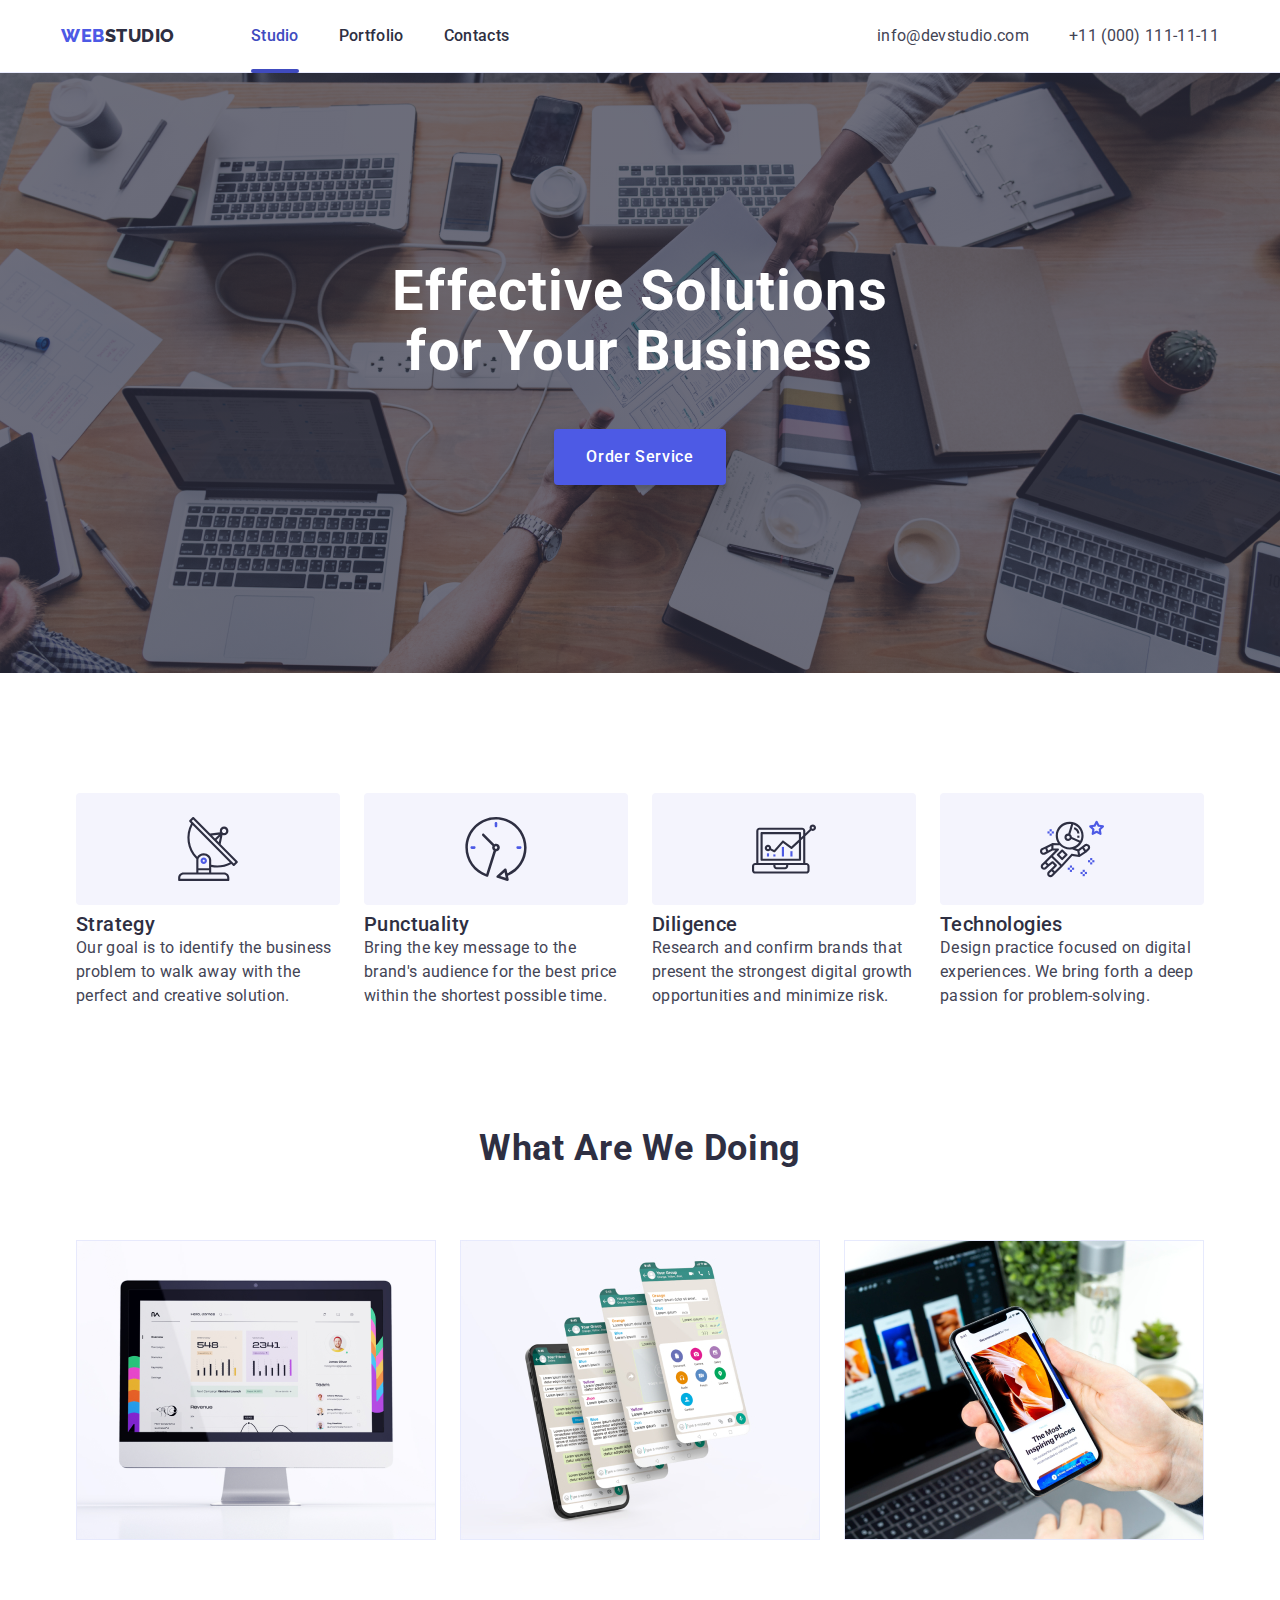
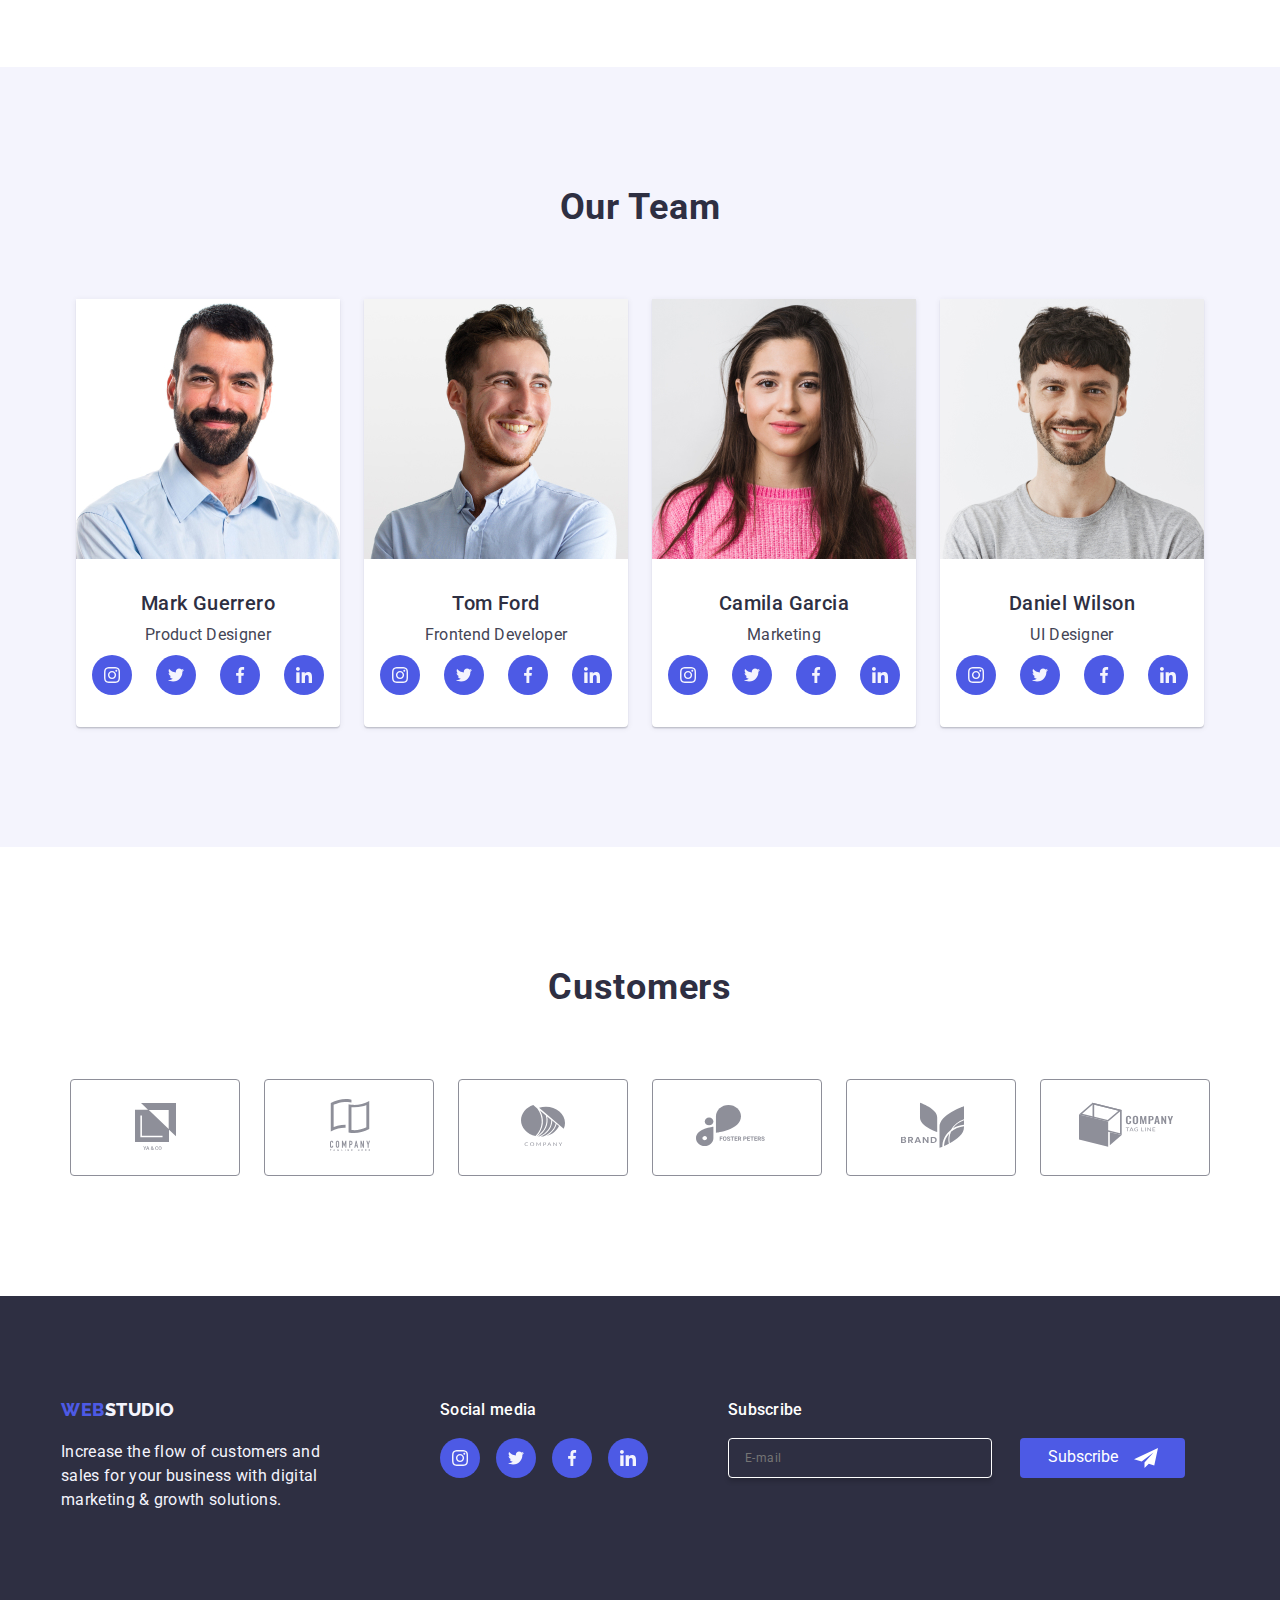
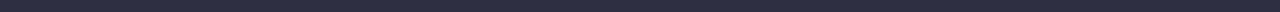
<file: index.html>
<!DOCTYPE html>
<html lang="en">

<head>
    <meta charset="UTF-8">
    <meta name="description" content="Provides digital and marketing growth solutions.">
    <title>Mateo, Ruby L. HW-06</title>
    <link rel="stylesheet" href="./css/modern-normalize.css" />
    <link rel="stylesheet" href="./css/style.css" />

    <link rel="preconnect" href="https://fonts.googleapis.com">
    <link rel="preconnect" href="https://fonts.gstatic.com" crossorigin>
    <link
        href="https://fonts.googleapis.com/css2?family=Raleway:wght@800&family=Roboto:wght@400;500;700;900&display=swap"
        rel="stylesheet">
</head>
<body>
    <!-- Header Section -->
    <header class="header">
        <div class="container main-header-container">
            <nav class="nav">
                <!-- Logo -->
                <a href="/goit-markup-hw-06/" class="header-logo link">
                    <span class="logo-web">Web</span><span class="logo-studio link">Studio</span>
                </a>
                <ul class="nav-list list">
                    <!-- navigation -->
                    <li class="nav-list-item">
                        <a class="nav-list-item-link-active link" href="/goit-markup-hw-06/">Studio</a>
                    </li>
                    <li class="nav-list-item">
                        <a class="nav-list-item-link link" href="portfolio.html">Portfolio</a>
                    </li>
                    <li class="nav-list-item">
                        <a class="nav-list-item-link link" href="/goit-markup-hw-06/">Contacts</a>
                    </li>
                </ul>
            </nav>
            <!-- contact details -->
            <address class="address">
                <ul class="address-list list">
                    <li><a class="address-list-item link" href="mailto:info@devstudio.com">info@devstudio.com</a></li>
                    <li><a class="address-list-item link" href="tel:+11(000)111-11-11">+11 (000) 111-11-11</a></li>
                </ul>
            </address>
        </div>
    </header>
    <!-- Main Section -->
    <main class="main">
        <!-- Scrolls -->
        <section class="section-hero">
            <div class="container section-hero-main">
                <h1 class="hero-text">Effective Solutions<br>
                    for Your Business</h1>
                <button type="button" data-modal-open class="button main-button">
                    Order Service
                </button>
            </div>
        </section>
        <!-- Section1 -->
        <section class="section features">
            <div class="container section-container">
                <h2 hidden>Features</h2>
                <ul class="features-list list">
                    <li class="features-list-item">
                        <svg class="features-icon">
                            <use href="./images/sprite/features.svg#antenna"></use>
                        </svg>
                        <h3 class="features-items-title">Strategy</h3>
                        <p class="features-paragraph">Our goal is to identify the business<br>
                            problem to walk away with the<br>
                            perfect and creative solution.
                        </p>
                    </li>
                    <li class="features-list-item">
                        <svg class="features-icon">
                            <use href="./images/sprite/features.svg#clock"></use>
                        </svg>
                        <h3 class="features-items-title">Punctuality</h3>
                        <p class="features-paragraph">Bring the key message to the<br>
                            brand's audience for the best price<br>
                            within the shortest possible time.
                        </p>
                    </li>
                    <li class="features-list-item">
                        <svg class="features-icon">
                            <use href="./images/sprite/features.svg#diagram"></use>
                        </svg>
                        <h3 class="features-items-title">Diligence</h3>
                        <p class="features-paragraph">Research and confirm brands that<br>
                            present the strongest digital growth<br>
                            opportunities and minimize risk.
                        </p>
                    </li>
                    <li class="features-list-item">
                        <svg class="features-icon">
                            <use href="./images/sprite/features.svg#astronaut"></use>
                        </svg>
                        <h3 class="features-items-title">Technologies</h3>
                        <p class="features-paragraph">Design practice focused on digital<br>
                            experiences. We bring forth a deep<br>
                            passion for problem-solving.
                        </p>
                    </li>
                </ul>
            </div>
        </section>
        <!-- Section2 -->
        <section class="section-services">
            <div class="container section-no-top-padding">
                <h2 class="services-header section-title">What are we doing</h2>
                <ul class="services-list list">
                    <li class="services-list-items"><img src="./images/pcdashboard.png"
                            alt="picture of a computer showing dashboard" width="360"></li>
                    <li class="services-list-items"><img src="./images/mobile_screens.jpg"
                            alt="picture of mobile screens" width="360"></li>
                    <li class="services-list-items"><img src="./images/holding_phone.jpg"
                            alt="picture of a hand holding a cellphone" width="360"></li>
                </ul>
            </div>
        </section>

        <!-- Section3 -->
        <section class="section team">
            <div class="container section-container">
                <h2 class="team-header section-title">Our Team</h2>
                <ul class="team-list list">
                    <li class="team-list-items">
                        <img src="./images/mguerrero.jpg" alt="picture of Mark Guerrero" width="264"
                            class="team-item-image">
                        <div class="team-details">
                            <h3 class="team-name">Mark Guerrero</h3>
                            <p class="team-role">Product Designer</p>
                            <ul class="socmed-links list">
                                <li class="socmed-link-items">
                                    <a class="socmed-link link" href="/goit-markup-hw-06/">
                                        <svg class="socmed-icon" width="16" height="16">
                                            <use href="./images/sprite/icons.svg#instagram"></use>
                                        </svg>
                                    </a>
                                </li>
                                <li class="socmed-link-items">
                                    <a class="socmed-link link" href="/goit-markup-hw-06/">
                                        <svg class="socmed-icon" width="16" height="16">
                                            <use href="./images/sprite/icons.svg#twitter"></use>
                                        </svg>
                                    </a>
                                </li>
                                <li class="socmed-link-items">
                                    <a class="socmed-link link" href="/goit-markup-hw-06/">
                                        <svg class="socmed-icon" width="16" height="16">
                                            <use href="./images/sprite/icons.svg#facebook"></use>
                                        </svg>
                                    </a>
                                </li>
                                <li class="socmed-link-items">
                                    <a class="socmed-link link" href="/goit-markup-hw-06/">
                                        <svg class="socmed-icon" width="16" height="16">
                                            <use href="./images/sprite/icons.svg#linkedin"></use>
                                        </svg>
                                    </a>
                                </li>
                            </ul>
                        </div>
                    </li>
                    <li class="team-list-items">
                        <img src="./images/tford.jpg" alt="picture of Tom Ford" width="264" class="team-item-image">
                        <div class="team-details">
                            <h3 class="team-name">Tom Ford</h3>
                            <p class="team-role">Frontend Developer</p>
                            <ul class="socmed-links list">
                                <li class="socmed-link-items">
                                    <a class="socmed-link link" href="/goit-markup-hw-06/">
                                        <svg class="socmed-icon" width="16" height="16">
                                            <use href="./images/sprite/icons.svg#instagram"></use>
                                        </svg>
                                    </a>
                                </li>
                                <li class="socmed-link-items">
                                    <a class="socmed-link link" href="/goit-markup-hw-06/">
                                        <svg class="socmed-icon" width="16" height="16">
                                            <use href="./images/sprite/icons.svg#twitter"></use>
                                        </svg>
                                    </a>
                                </li>
                                <li class="socmed-link-items">
                                    <a class="socmed-link link" href="/goit-markup-hw-06/">
                                        <svg class="socmed-icon" width="16" height="16">
                                            <use href="./images/sprite/icons.svg#facebook"></use>
                                        </svg>
                                    </a>
                                </li>
                                <li class="socmed-link-items">
                                    <a class="socmed-link link" href="/goit-markup-hw-06/">
                                        <svg class="socmed-icon" width="16" height="16">
                                            <use href="./images/sprite/icons.svg#linkedin"></use>
                                        </svg>
                                    </a>
                                </li>
                            </ul>
                        </div>
                    </li>
                    <li class="team-list-items">
                        <img src="./images/cgarcia.jpg" alt="picture of Camila Garcia" width="264"
                            class="team-item-image">
                        <div class="team-details">
                            <h3 class="team-name">Camila Garcia</h3>
                            <p class="team-role">Marketing</p>
                            <ul class="socmed-links list">
                                <li class="socmed-link-items">
                                    <a class="socmed-link link" href="/goit-markup-hw-06/">
                                        <svg class="socmed-icon" width="16" height="16">
                                            <use href="./images/sprite/icons.svg#instagram"></use>
                                        </svg>
                                    </a>
                                </li>
                                <li class="socmed-link-items">
                                    <a class="socmed-link link" href="/goit-markup-hw-06/">
                                        <svg class="socmed-icon" width="16" height="16">
                                            <use href="./images/sprite/icons.svg#twitter"></use>
                                        </svg>
                                    </a>
                                </li>
                                <li class="socmed-link-items">
                                    <a class="socmed-link link" href="/goit-markup-hw-06/">
                                        <svg class="socmed-icon" width="16" height="16">
                                            <use href="./images/sprite/icons.svg#facebook"></use>
                                        </svg>
                                    </a>
                                </li>
                                <li class="socmed-link-items">
                                    <a class="socmed-link link" href="/goit-markup-hw-06/">
                                        <svg class="socmed-icon" width="16" height="16">
                                            <use href="./images/sprite/icons.svg#linkedin"></use>
                                        </svg>
                                    </a>
                                </li>
                            </ul>
                        </div>
                    </li>
                    <li class="team-list-items">
                        <img src="./images/dwilson.jpg" alt="picture of Daniel Wilson" width="264"
                            class="team-item-image">
                        <div class="team-details">
                            <h3 class="team-name">Daniel Wilson</h3>
                            <p class="team-role">UI Designer</p>
                            <ul class="socmed-links list">
                                <li class="socmed-link-items">
                                    <a class="socmed-link link" href="/goit-markup-hw-06/">
                                        <svg class="socmed-icon" width="16" height="16">
                                            <use href="./images/sprite/icons.svg#instagram"></use>
                                        </svg>
                                    </a>
                                </li>
                                <li class="socmed-link-items">
                                    <a class="socmed-link link" href="/goit-markup-hw-06/">
                                        <svg class="socmed-icon" width="16" height="16">
                                            <use href="./images/sprite/icons.svg#twitter"></use>
                                        </svg>
                                    </a>
                                </li>
                                <li class="socmed-link-items">
                                    <a class="socmed-link link" href="/goit-markup-hw-06/">
                                        <svg class="socmed-icon" width="16" height="16">
                                            <use href="./images/sprite/icons.svg#facebook"></use>
                                        </svg>
                                    </a>
                                </li>
                                <li class="socmed-link-items">
                                    <a class="socmed-link link" href="/goit-markup-hw-06/">
                                        <svg class="socmed-icon" width="16" height="16">
                                            <use href="./images/sprite/icons.svg#linkedin"></use>
                                        </svg>
                                    </a>
                                </li>
                            </ul>
                        </div>
                    </li>
                </ul>
            </div>
        </section>
        <section class="section customers">
            <div class="container section-customers">
                <h2 class="customer-icons section-title">customers</h2>
                <ul class="customer-list list">
                    <li class="customer-list-items">
                        <a class="icon-clients-link" href="">
                            <svg class="customer-icon">
                                <use href="./images/sprite/icons.svg#logo1"></use>
                            </svg>
                        </a>
                    </li>
                    <li class="customer-list-items">
                        <a class="icon-clients-link" href="">
                            <svg class="customer-icon">
                                <use href="./images/sprite/icons.svg#logo2"></use>
                            </svg>
                        </a>
                    </li>
                    <li class="customer-list-items">
                        <a class="icon-clients-link" href="">
                            <svg class="customer-icon">
                                <use href="./images/sprite/icons.svg#logo3"></use>
                            </svg>
                        </a>
                    </li>
                    <li class="customer-list-items">
                        <a class="icon-clients-link" href="">
                            <svg class="customer-icon">
                                <use href="./images/sprite/icons.svg#logo4"></use>
                            </svg>
                        </a>
                    </li>
                    <li class="customer-list-items">
                        <a class="icon-clients-link" href="">
                            <svg class="customer-icon">
                                <use href="./images/sprite/icons.svg#logo5"></use>
                            </svg>
                        </a>
                    </li>
                    <li class="customer-list-items">
                        <a class="icon-clients-link" href="">
                            <svg class="customer-icon">
                                <use href="./images/sprite/icons.svg#logo6"></use>
                            </svg>
                        </a>
                    </li>
                </ul>
            </div>
        </section>
    </main>
    <!-- Footer Section -->
    <footer class="footer">
        <section>
            <div class="container paragraph-container">
                <!-- Logo -->
                <div class="logo-container">
                    <a class="footer-logo link" href="/goit-markup-hw-06/">
                        <span class="footer-logo-web">web</span><span class="footer-logo-studio">studio</span></a>
                    <p class="footer-paragraph">Increase the flow of customers and<br>
                        sales for your business with digital<br>
                        marketing & growth solutions.
                    </p>
                </div>
                <div class="socmed-container">
                    <h4 class="footer-socmed-header">Social media</h4>
                    <ul class="footer-socmed-links list">
                        <li class="footer-socmed-link-items">
                            <a class="footer-socmed-link link" href="/goit-markup-hw-06/">
                                <svg class="socmed-icon" width="16" height="16">
                                    <use href="./images/sprite/icons.svg#instagram"></use>
                                </svg>
                            </a>
                        </li>
                        <li class="footer-socmed-link-items">
                            <a class="footer-socmed-link link" href="/goit-markup-hw-06/">
                                <svg class="socmed-icon" width="16" height="16">
                                    <use href="./images/sprite/icons.svg#twitter"></use>
                                </svg>
                            </a>
                        </li>
                        <li class="footer-socmed-link-items">
                            <a class="footer-socmed-link link" href="/goit-markup-hw-06/">
                                <svg class="socmed-icon" width="16" height="16">
                                    <use href="./images/sprite/icons.svg#facebook"></use>
                                </svg>
                            </a>
                        </li>
                        <li class="footer-socmed-link-items">
                            <a class="footer-socmed-link link" href="/goit-markup-hw-06/">
                                <svg class="socmed-icon" width="16" height="16">
                                    <use href="./images/sprite/icons.svg#linkedin"></use>
                                </svg>
                            </a>
                        </li>
                    </ul>
                </div> 
                <div class="subscription">
                    <h4 class="subscription-header">Subscribe</h4>
                    <form>
                        <label class="footer-form" for="footer-email">
                            <input class="footer-input" type="email" name="footer-email" placeholder="E-mail" required>
                        </label>
                        <button class="subscribe-button" type="submit">
                            Subscribe
                            <svg class="subscribe-icon" xmlns="http://www.w3.org/2000/svg" width="24" height="20" viewBox="0 0 24 20" fill="none">
                                <path
                                    d="M24 0L0 11.25L7.66994 13.6172L19.5 4.375L10.5017 14.4913L10.509 14.4936L10.5 14.4913V20L14.8013 15.8183L20.2501 17.5L24 0Z"
                                    fill="white" />
                            </svg>
                        </button>
                    </form>
                </div>   
            </div>
        </section>
    </footer>
    <div class="modal is-hidden" data-modal>
        <div class="modal-content">
            <button class="modal-close" data-modal-close>
                <svg class="modal-close-icon" width="24px" height="24px">
                    <use href="./images/sprite/modal-icons.svg#x-icon"></use>
                </svg>
            </button>
            <!-- Form -->
            <form class="modal-form">
                <h3 class="modal-header">Leave your contacts and we will call you back</h3>
                <label class="modal-contacts label" for="modal-name">
                    <span>Name</span>
                    <input class="form-input" type="text" name="modal-name" required>
                    <svg class="contacts-icon" width="18">
                        <use href="./images/sprite/modal-icons.svg#person-icon"></use>
                    </svg>
                </label>

                <label class="modal-contacts label" for="modal-phone">
                    <span>Phone</span>
                    <input class="form-input" type="tel" name="modal-phone" required>
                    <svg class="contacts-icon" width="18">
                        <use href="./images/sprite/contacts-icons.svg#phone"></use>
                    </svg>
                </label>

                <label class="modal-contacts label" for="modal-email">
                    <span>Email</span>
                    <input class="form-input" type="email" name="modal-email" required>
                    <svg class="contacts-icon" width="18">
                        <use href="./images/sprite/contacts-icons.svg#email"></use>
                    </svg>
                </label>

                <label class="modal-textarea label" for="modal-comment" >
                    <span>Comment</span>
                    <textarea name="modal-comment" rows="8" placeholder="Text input"></textarea>
                </label>

                <label for="terms" class="checkbox-label">
                    <input type="checkbox" width="16" id="terms" name="terms" class="checkbox-input visually-hidden" required/>
                    <svg class="checkbox-icon">
                        <use href="images/icons/check-icon.svg#check-icon"></use>
                    </svg>
                    <span class="terms-text">I accept the terms and conditions of the
                        <a class="terms-link" href="">Privacy Policy</a>
                    </span>
                </label>
                <button type="submit" class="send-button">Send</button>
            </form>
             
        </div>
    </div>
    <script src="./js/modal.js"></script> 
</body>
</html>
</file>
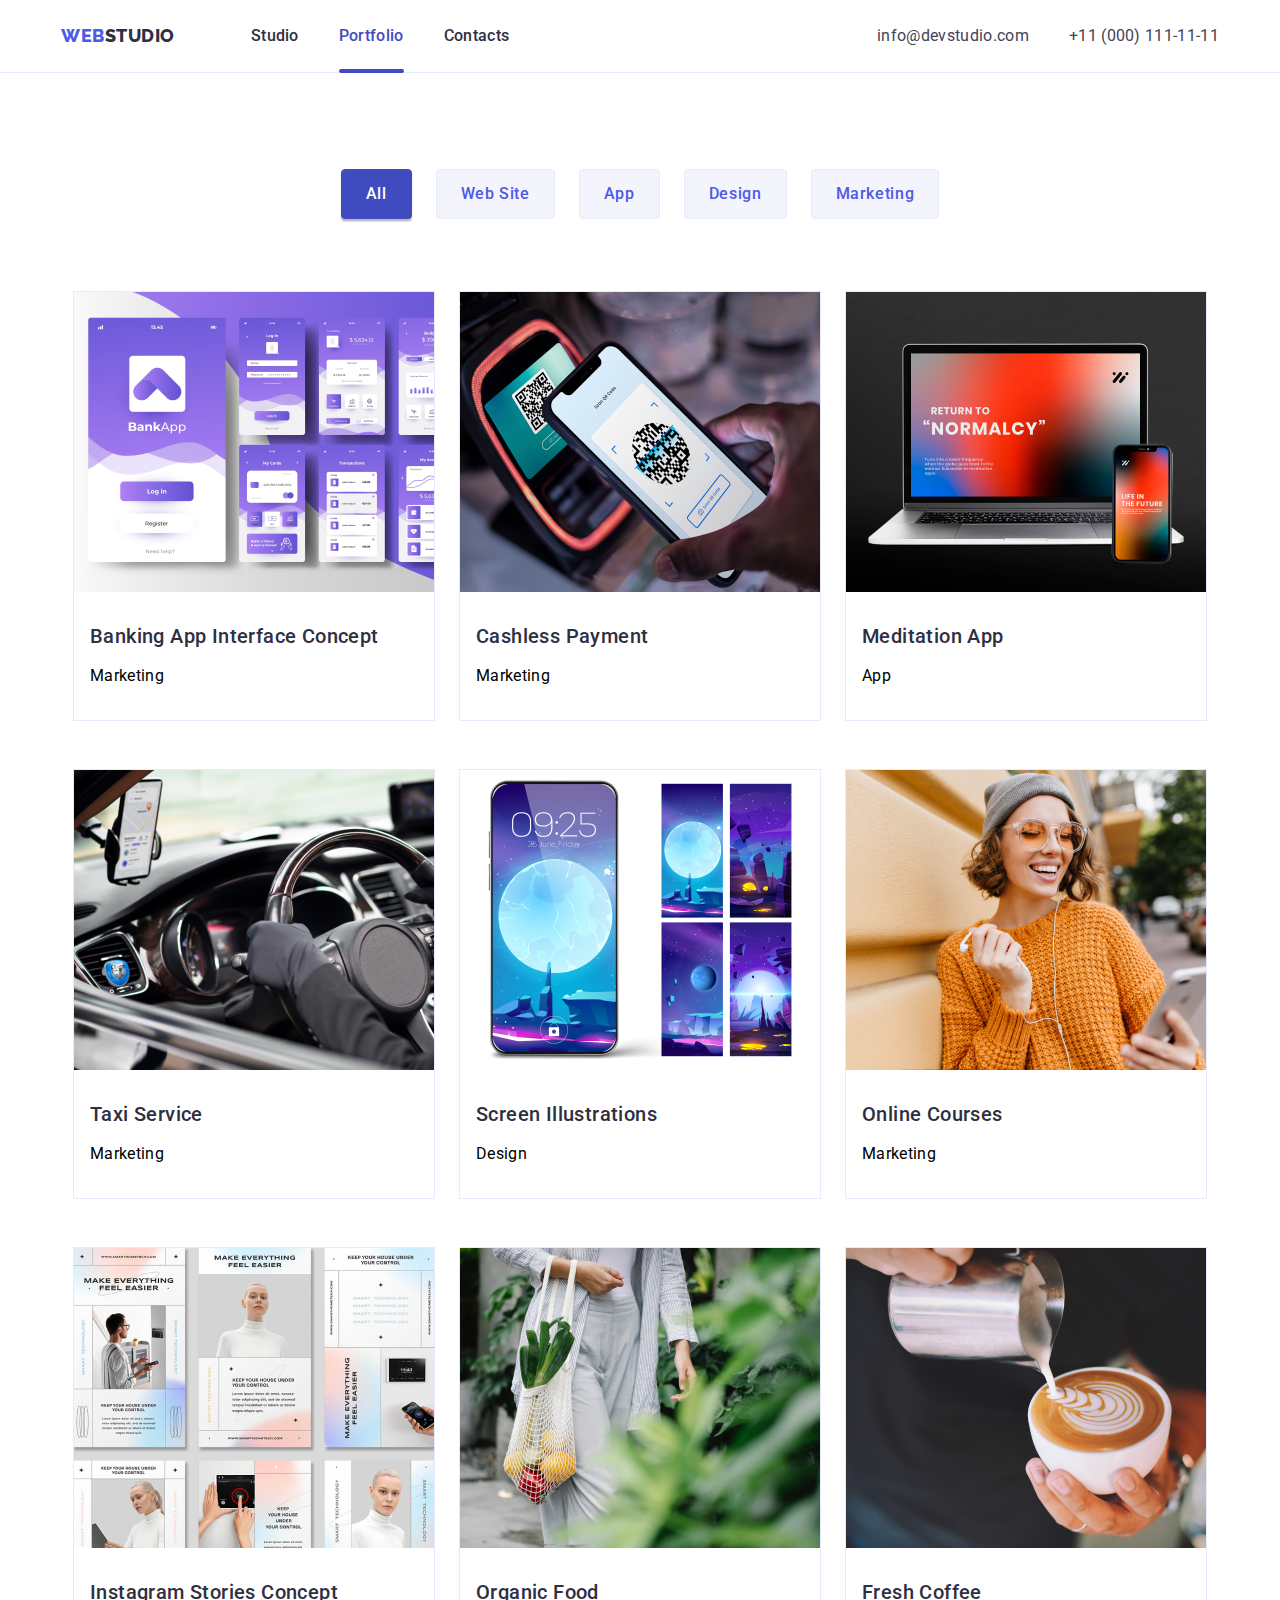
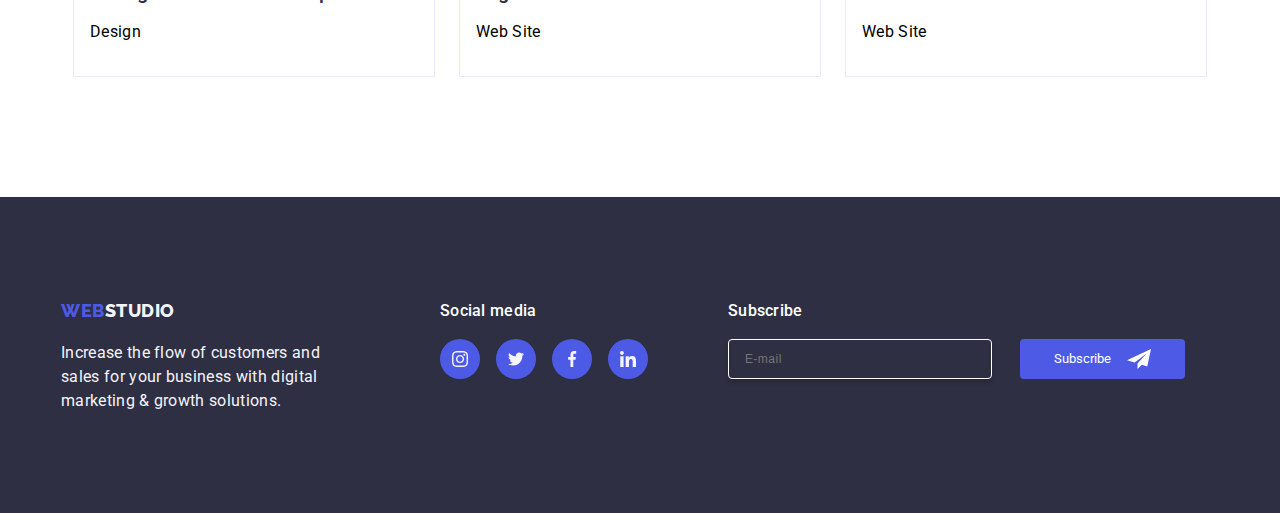
<file: portfolio.html>
<!DOCTYPE html>
<html lang="en">
<head>
    <meta charset="UTF-8">
    <meta name="description" content="Provides digital and marketing growth solutions.">
    <title>Mateo, Ruby L. HW-06</title>
    <link rel="stylesheet" href="./css/style.css" />

    <link rel="preconnect" href="https://fonts.googleapis.com">
    <link rel="preconnect" href="https://fonts.gstatic.com" crossorigin>
    <link href="https://fonts.googleapis.com/css2?family=Raleway:wght@800&family=Roboto:wght@400;500;700;900&display=swap"
        rel="stylesheet">
</head>
<body>
    <!-- Header Section -->
    <header class="header">
        <div class="container main-header-container">
            <nav class="nav">
                <!-- Logo -->
                <a href="/goit-markup-hw-06/" class="header-logo link">
                    <span class="logo-web">Web</span><span class="logo-studio">Studio</span>
                </a>
                <ul class="nav-list list">
                    <!-- navigation -->
                    <li class="nav-list-item">
                        <a class="nav-list-item-link link" href="/goit-markup-hw-06/">Studio</a>
                    </li>
                    <li class="nav-list-item">
                        <a class="nav-list-item-link-active link" href="portfolio.html">Portfolio</a>
                    </li>
                    <li class="nav-list-item">
                        <a class="nav-list-item-link link" href="/goit-markup-hw-06/">Contacts</a>
                    </li>
                </ul>
            </nav>
            <!-- contact details -->
            <address class="address">
                <ul class="address-list list">
                    <li><a class="address-list-item link" href="mailto:info@devstudio.com">info@devstudio.com</a></li>
                    <li><a class="address-list-item link" href="tel:+11(000)111-11-11">+11 (000) 111-11-11</a></li>
                </ul>
            </address>
        </div>
    </header>
    <!-- Main Section -->
    <main class="main-portfolio">
        
    <!-- filters -->
    <section class="section-filter">
        <div class="container filter-section">
            <h2 hidden>Features</h2>
            <ul class="filter-list list">
                <li class="filter-list-item">
                    <button class="filter-btn-active">
                            All
                    </button>
                </li>
                <li class="filter-list-item">
                    <button class="filter-btn">
                        Web Site
                    </button>
                </li>
                <li class="filter-list-item">
                    <button class="filter-btn">
                        App</button>
                </li>
                <li class="filter-list-item">
                    <button class="filter-btn">
                        Design
                    </button>
                </li>
                <li class="filter-list-item">
                    <button class="filter-btn">
                        Marketing
                    </button>
                </li>
            </ul>
        </div>
    </section>
    <section class="section-projects">
        <div class="container section-no-top-padding">
            <h2 hidden>Features</h2>
                    <ul class="projects-list list">
                        <li class="projects-list-item">
                            <figure class="projects-list-figure">
                                <img src="./images/bank_app.jpg" alt="photo of banking app" width="360">
                                <figcaption>
                                    14 Stylish and User-Friendly App Design Concepts · Task Manager App · Calorie Tracker App · Exotic Fruit Ecommerce App ·
                                    Cloud Storage App
                                    </figcaption>
                            </figure>
                            <div class="project-details">
                                <h3 class="projects-item-title">Banking App Interface Concept</h3>
                                <p class="projects-item-category">Marketing</p>
                            </div>
                        </li>
                        <li class="projects-list-item">
                            <figure class="projects-list-figure">
                                <img src="./images/cashless_payment.jpg" alt="photo of banking app" width="360">
                                <figcaption>
                                    14 Stylish and User-Friendly App Design Concepts · Task Manager App · Calorie Tracker App · Exotic Fruit
                                    Ecommerce App ·
                                    Cloud Storage App
                                </figcaption>
                            </figure>
                            <div class="project-details">
                                <h3 class="projects-item-title">Cashless Payment</h3>
                                <p class="projects-item-category">Marketing</p>
                            </div>
                        </li>
                        <li class="projects-list-item">
                            <figure class="projects-list-figure">
                                <img src="./images/meditation_app.jpg" alt="photo of banking app" width="360">
                                <figcaption>
                                    14 Stylish and User-Friendly App Design Concepts · Task Manager App · Calorie Tracker App · Exotic Fruit
                                    Ecommerce App ·
                                    Cloud Storage App
                                </figcaption>
                            </figure>
                            <div class="project-details">
                                <h3 class="projects-item-title">Meditation App</h3>
                                <p class="projects-item-category">App</p>
                            </div>
                        </li>
                        <li class="projects-list-item">
                            <figure class="projects-list-figure">
                                <img src="./images/taxi_service.jpg" alt="photo of banking app" width="360">
                                <figcaption>
                                    14 Stylish and User-Friendly App Design Concepts · Task Manager App · Calorie Tracker App · Exotic Fruit
                                    Ecommerce App ·
                                    Cloud Storage App
                                </figcaption>
                            </figure>
                            <div class="project-details">
                                <h3 class="projects-item-title">Taxi Service</h3>
                                <p class="projects-item-category">Marketing</p>
                            </div>
                        </li>
                        <li class="projects-list-item">
                            <figure class="projects-list-figure">
                                <img src="./images/screen_illustrations.jpg" alt="photo of banking app" width="360">
                                <figcaption>
                                    14 Stylish and User-Friendly App Design Concepts · Task Manager App · Calorie Tracker App · Exotic Fruit
                                    Ecommerce App ·
                                    Cloud Storage App
                                </figcaption>
                            </figure>
                            <div class="project-details">
                                <h3 class="projects-item-title">Screen Illustrations</h3>
                                <p class="projects-item-category">Design</p>
                            </div>
                        </li>
                        <li class="projects-list-item">
                            <figure class="projects-list-figure">
                                <img src="./images/online_courses.jpg" alt="photo of banking app" width="360">
                                <figcaption>
                                    14 Stylish and User-Friendly App Design Concepts · Task Manager App · Calorie Tracker App · Exotic Fruit
                                    Ecommerce App ·
                                    Cloud Storage App
                                </figcaption>
                            </figure>
                            <div class="project-details">
                                <h3 class="projects-item-title">Online Courses</h3>
                                <p class="projects-item-category">Marketing</p>
                            </div>
                        </li>
                        <li class="projects-list-item">
                            <figure class="projects-list-figure">
                                <img src="./images/instgram_stories.jpg" alt="photo of banking app" width="360">
                                <figcaption>
                                    14 Stylish and User-Friendly App Design Concepts · Task Manager App · Calorie Tracker App · Exotic Fruit
                                    Ecommerce App ·
                                    Cloud Storage App
                                </figcaption>
                            </figure>
                            <div class="project-details">
                                <h3 class="projects-item-title">Instagram Stories Concept</h3>
                                <p class="projects-item-category">Design</p>
                            </div>
                        </li>
                        <li class="projects-list-item">
                            <figure class="projects-list-figure">
                                <img src="./images/organic_food.jpg" alt="photo of banking app" width="360">
                                <figcaption>
                                    14 Stylish and User-Friendly App Design Concepts · Task Manager App · Calorie Tracker App · Exotic Fruit
                                    Ecommerce App ·
                                    Cloud Storage App
                                </figcaption>
                            </figure>
                            <div class="project-details">
                                <h3 class="projects-item-title">Organic Food</h3>
                                <p class="projects-item-category">Web Site</p>
                            </div>
                        </li>
                        <li class="projects-list-item">
                            <figure class="projects-list-figure">
                                <img src="./images/fresh_coffee.jpg" alt="photo of banking app" width="360">
                                <figcaption>
                                    14 Stylish and User-Friendly App Design Concepts · Task Manager App · Calorie Tracker App · Exotic Fruit
                                    Ecommerce App ·
                                    Cloud Storage App
                                </figcaption>
                            </figure>
                            <div class="project-details">
                                <h3 class="projects-item-title">Fresh Coffee</h3>
                                <p class="projects-item-category">Web Site</p>
                            </div>
                        </li>
                    </ul>
        </div>
    </section> 
    </main>
    <!-- Footer Section -->
    <footer class="footer">
        <section>
            <div class="container paragraph-container">
                <!-- Logo -->
                <div class="logo-container">
                    <a class="footer-logo link" href="/goit-markup-hw-06/">
                        <span class="footer-logo-web">web</span><span class="footer-logo-studio">studio</span></a>
                    <p class="footer-paragraph">Increase the flow of customers and<br>
                        sales for your business with digital<br>
                        marketing & growth solutions.
                    </p>
                </div>
                <div class="socmed-container">
                    <h4 class="footer-socmed-header">Social media</h4>
                    <ul class="footer-socmed-links list">
                        <li class="footer-socmed-link-items">
                            <a class="footer-socmed-link link" href="/goit-markup-hw-06/">
                                <svg class="socmed-icon" width="16" height="16">
                                    <use href="./images/sprite/icons.svg#instagram"></use>
                                </svg>
                            </a>
                        </li>
                        <li class="footer-socmed-link-items">
                            <a class="footer-socmed-link link" href="/goit-markup-hw-06/">
                                <svg class="socmed-icon" width="16" height="16">
                                    <use href="./images/sprite/icons.svg#twitter"></use>
                                </svg>
                            </a>
                        </li>
                        <li class="footer-socmed-link-items">
                            <a class="footer-socmed-link link" href="/goit-markup-hw-06/">
                                <svg class="socmed-icon" width="16" height="16">
                                    <use href="./images/sprite/icons.svg#facebook"></use>
                                </svg>
                            </a>
                        </li>
                        <li class="footer-socmed-link-items">
                            <a class="footer-socmed-link link" href="/goit-markup-hw-06/">
                                <svg class="socmed-icon" width="16" height="16">
                                    <use href="./images/sprite/icons.svg#linkedin"></use>
                                </svg>
                            </a>
                        </li>
                    </ul>
                </div>
                <div class="subscription">
                    <h4 class="subscription-header">Subscribe</h4>
                    <form>
                        <label class="footer-form" for="footer-email">
                            <input class="footer-input" type="email" name="footer-email" placeholder="E-mail">
                        </label>
                        <button class="subscribe-button" type="submit">
                            Subscribe
                            <svg class="subscribe-icon" xmlns="http://www.w3.org/2000/svg" width="24" height="20" viewBox="0 0 24 20"
                                fill="none">
                                <path
                                    d="M24 0L0 11.25L7.66994 13.6172L19.5 4.375L10.5017 14.4913L10.509 14.4936L10.5 14.4913V20L14.8013 15.8183L20.2501 17.5L24 0Z"
                                    fill="white" />
                            </svg>
                        </button>
                    </form>
                </div>
            </div>    
        </section>
    </footer>
    <script src="./js/modal.js"></script>
</body> 
</html>
</file>
<file: css/style.css>
:root {
  --slate: #434455;
  --light_slate: #8e8f99;
  --navyblue: #2e2f42;
  --iris: #4d5ae5;
  --ocean: #404bbf;
  --green: #31d0aa;
  --white: #fff;
  --cloud: #f4f4fd;
  --cornflower: #e7e9fc;
  --dairy: #fcfcfc;
  --navy-blue-modal:rgba(46, 47, 66, 0.40);
  --cubic-bezier: cubic-bezier(0.4, 0, 0.2, 1);
}

* {
  margin: 0;
  padding: 0;
  box-sizing: border-box;
}

h1,
h2,
h3,
h4,
h5,
h6,
p,
ul {
  margin: 0;
  padding: 0;
}

body {
  font-family: "Roboto", sans-serif;
  font-size: 16px;
  line-height: 24px;
  letter-spacing: 0.32px;
}

figure {
  margin: 0;
}

input,textarea {
  outline:none;
}

.container {
  margin: 0 auto;
  width: 1158px;
}

.list {
  list-style: none;
}

.link {
  text-decoration: none;
}

.header {
  flex-shrink: 0;
  border-bottom: 1px solid var(--cornflower);
  background: var(--white);
  display: flex;
  justify-content: center;
  align-items: center;
  flex-shrink: 0;
  padding: 24px 0;
}

.main-header-container {
  display: flex;
  justify-content: space-between;
}

.nav {
  display: inline-flex;
  gap: 76px;
}

.header-logo {
  font-family: "Raleway";
  font-size: 18px;
  font-weight: 800;
  text-transform: uppercase;
}

.logo-web {
  color: var(--iris);
  line-height: 21px;
  letter-spacing: 0.54px;
  display: inline-flex;
}

.logo-studio {
  color: var(--navyblue);
  line-height: 21px;
  letter-spacing: 0.54px;
}

.nav-list {
  display: flex;
  gap: 40px;
}

.nav-list-item {
  position: relative;
  transition: color, width 250ms var(--cubic-bezier);
}

.nav-list-item:hover .nav-list-item-link {
  color: var(--ocean);
}

.nav-list-item:hover .nav-list-item-link::after {
  width: 100%;
}

.nav-list-item-link {
  color: var(--navyblue);
  font-weight: 500;
  line-height: 24px;
  letter-spacing: 0.32px;
  transform: translateX(0);
  transition: color 250ms var(--cubic-bezier);
}
 
.nav-list-item-link::after {
  content: "";
  height: 4px;
  width: 0;
  background-color: var(--ocean);
  border-radius: 2px;
  position: absolute;
  left: 0;
  bottom: -25px;
  transform: scaleX(1);
  transition: width 250ms var(--cubic-bezier);
}

.nav-list-item-link-active {
  color: var(--ocean);
  font-weight: 500;
  line-height: 24px;
  letter-spacing: 0.32px;
}

.nav-list-item-link-active::after {
  content: "";
  height: 4px;
  width: 100%;
  background-color: var(--ocean);
  border-radius: 2px;
  position: absolute;
  left: 0;
  bottom: -25px;
}

.address-list {
  font-style: normal;
  display: inline-flex;
  gap: 40px;
}

.address-list-item {
  color: var(--slate);
  line-height: 24px;
  letter-spacing: 0.32px;
  transition: color 250ms var(--cubic-bezier);
}

.address-list-item:hover {
  color: var(--ocean);
}

.section-hero {
  text-align: center;
  padding-top: 188px;
  padding-bottom: 188px;
  background-image: linear-gradient(
      rgba(46, 47, 66, 0.7),
      rgba(46, 47, 66, 0.7)
    ),
    url(../images/hero_img.png);
  background-repeat: no-repeat;
  background-position: center;
  background-size: 1440px;
  background-color: var(--navyblue);
}

.hero-text {
  text-align: center;
  color: var(--white);
  font-size: 56px;
  line-height: 60px;
  letter-spacing: 1.12px;
  margin-bottom: 48px;
}

.button.main-button {
  outline: none;
  border: unset;
  cursor: pointer;
  align-items: flex-start;
  gap: 10px;
  border-radius: 4px;
  background: var(--iris);
  box-shadow: 0px 4px 4px 0px rgba(0, 0, 0, 0.15);
  transition: background-color 250ms var(--cubic-bezier);
}

.main-button {
  padding: 16px 32px;
  font-size: 16px;
  font-weight: 500;
  line-height: 24px;
  letter-spacing: 0.64px;
  font-family: inherit;
  display: inline-flex;
  color: var(--white);
  transition: background-color 250ms var(--cubic-bezier);
}

.main-button:hover {
  background-color: var(--ocean);
}

.section {
  padding-top: 120px;
  padding-bottom: 120px;
}

.section-services {
  padding-bottom: 120px;
}

.features-list {
  display: flex;
  justify-content: center;
  gap: 24px;
}

.features-icon {
  width: 264px;
  height: 112px;
  flex-shrink: 0;
  border-radius: 4px;
  background: var(--cloud);
  padding: 24px 100px;
}

.features-items-title {
  color: var(--navyblue);
  font-size: 20px;
  font-weight: 500;
  line-height: 24px;
  letter-spacing: 0.4px;
}

.features-paragraph {
  color: var(--slate);
  line-height: 24px;
  letter-spacing: 0.32px;
  font-size: 16px;
}

.section-title {
  margin-bottom: 72px;
}

.services-list {
  display: flex;
  justify-content: center;
  gap: 24px;
}

.section-title {
  text-transform: capitalize;
  text-align: center;
  font-size: 36px;
  color: var(--navyblue);
  line-height: 40px;
  letter-spacing: 0.72px;
}

.team {
  background-color: var(--cloud);
}

.team-list {
  display: flex;
  justify-content: center;
  gap: 24px;
}

.team-item-image {
  display: block;
}

.team-list-items {
  border-radius: 0px 0px 4px 4px;
  background: var(--white);
  box-shadow: 0px 2px 1px 0px rgba(46, 47, 66, 0.08),
    0px 1px 1px 0px rgba(46, 47, 66, 0.16),
    0px 1px 6px 0px rgba(46, 47, 66, 0.08);
  height: 100%;
}

.team-header {
  text-transform: capitalize;
  text-align: center;
  font-size: 36px;
  color: var(--navyblue);
  line-height: 40px;
  letter-spacing: 0.72px;
}

.team-details {
  padding: 32px 0;
}

.team-name {
  text-align: center;
  font-size: 20px;
  font-weight: 500;
  color: var(--navyblue);
  line-height: 24px;
  letter-spacing: 0.4px;
  margin-bottom: 8px;
}

.team-role {
  text-align: center;
  color: var(--slate);
  line-height: 24px;
  letter-spacing: 0.32px;
  margin-top: 8px;
  margin-bottom: 8px;
}

.socmed-links {
  display: flex;
  align-items: center;
  column-gap: 24px;
  justify-content: center;
}

.socmed-link {
  display: flex;
  width: 40px;
  height: 40px;
  justify-content: center;
  align-items: center;
  border-radius: 40px;
  background-color: var(--iris);
  transition: background-color 250ms var(--cubic-bezier);
}

.socmed-link:hover {
  background-color: var(--ocean);
}

.socmed-icon {
  fill: var(--cloud);
}

.customer-list {
  display: flex;
  justify-content: center;
  gap: 24px;
}

.customer-list-items {
  padding: 16px 32px;
  border: 1px solid var(--light_slate);
  border-radius: 4px;
  color: var(--light_slate);
  transition: border-color 250ms var(--cubic-bezier);
}

.customer-list-items:hover {
  border-color: var(--ocean);
}

.customer-list-items:hover .icon-clients-link {
  color: var(--ocean);
}

.icon-clients-link {
  color: var(--light_slate);
  transition: color 250ms var(--cubic-bezier);
}

.customer-icon {
  width: 104px;
  height: 56px;
  flex-shrink: 0;
  fill: currentColor;
  transition: fill 250ms var(--cubic-bezier);
}

.footer {
  background-color: var(--navyblue);
  flex-shrink: 0;
  padding-top: 101.5px;
  padding-bottom: 100px;
  display: flex;
  justify-content: center;
}

.section-footer {
  display: flex;
}

.paragraph-container {
  display: flex;
  flex-direction: row;
  justify-content: left;
}

.logo-container {
  margin-right: 120px;
}
.socmed-container {
  display: flex;
  flex-direction: column;
  justify-content: left;
  align-items: left;
}

.footer-logo {
  font-family: "Raleway";
  font-size: 18px;
  font-weight: 800;
  text-transform: uppercase;
}

.footer-logo-web {
  color: var(--iris);
  line-height: 21px;
  letter-spacing: 0.54px;
}

.footer-logo-studio {
  color: var(--cloud);
  line-height: 21px;
  letter-spacing: 0.54px;
}

.footer-paragraph {
  color: var(--cloud);
  line-height: 24px;
  letter-spacing: 0.32px;
  margin-top: 17.5px;
}

.footer-socmed-header,.subscription-header {
  font-weight: 500;
  line-height: 24px;
  letter-spacing: 0.32px;
  color: var(--white);
  margin-bottom: 16px;
  align-items: center;
}

.footer-socmed-links {
  display: flex;
  align-items: center;
  column-gap: 16px;
}

.footer-socmed-link {
  display: flex;
  width: 40px;
  height: 40px;
  justify-content: center;
  align-items: center;
  border-radius: 40px;
  background-color: var(--iris);
  transition: background-color 250ms var(--cubic-bezier);
}

.footer-socmed-link:hover {
  background-color: var(--green);
}

.subscription {
  display: flex;
  align-items: left;
  flex-direction: column;
  justify-content: left;
  align-items: left;
  margin-left: 80px;
}

.subscribe-button {
  background-color: var(--iris);
  color: var(--white);
  outline: none;
  padding: 8px 24px;
  border: unset;
  border-radius: 4px;
  padding: 8px 24px;
  justify-content: center;
  align-items: center;
  gap: 16px;
  display: inline-flex;
  font-family: inherit;
  width: 165px;
  height: 40px;
  transition: background-color 250ms var(--cubic-bezier);
}

.subscribe-button:hover {
  background-color: var(--ocean);
}
  
.footer-input {
  color:var(--white);
  background-color: inherit;
  border: 1px solid var(--white);
  box-shadow: 0px 4px 4px 0px rgba(0, 0, 0, 0.15);
  border-radius: 4px;
  height: 40px;
  flex-shrink: 0;
  width: 264px;
  font-size: 12px;
  font-weight: 400;
  line-height: 24px; /* 200% */
  letter-spacing: 0.48px;
  margin-right: 24px;
  padding: 8px 16px;
}

.container-filter {
  padding-top: 96px;
  padding-bottom: 72px;
}

.filter-list {
  display: flex;
  align-items: flex-start;
  justify-content: center;
  gap: 24px;
  padding-top: 96px;
  padding-bottom: 72px;
}

.filter-btn-active {
  display: flex;
  justify-content: center;
  align-items: center;
  border-radius: 4px;
  border: 1px solid var(--ocean);
  background: var(--ocean);
  padding: 12px 24px;
  color: var(--white);
  line-height: 24px;
  letter-spacing: 0.64px;
  font-size: 16px;
  font-weight: 500;
  font-family: inherit;
  box-shadow: 0px 2px 2px 0px rgba(0, 0, 0, 0.12),
    0px 2px 1px 0px rgba(0, 0, 0, 0.08), 0px 3px 1px 0px rgba(0, 0, 0, 0.1);
}

.filter-btn-active:hover {
  cursor: pointer;
  border-color: var(--ocean);
  box-shadow: 0px 2px 2px 0px rgba(0, 0, 0, 0.12),
    0px 2px 1px 0px rgba(0, 0, 0, 0.08), 0px 3px 1px 0px rgba(0, 0, 0, 0.1);
}

.filter-btn {
  display: flex;
  justify-content: center;
  align-items: center;
  border-radius: 4px;
  border: 1px solid var(--cornflower);
  background: var(--cloud);
  padding: 12px 24px;
  line-height: 24px;
  letter-spacing: 0.64px;
  font-family: inherit;
  color: var(--iris);
  font-size: 16px;
  font-weight: 500;
  transition: background-color, cursor, color, border-color,
    box-shadow 250ms var(--cubic-bezier);
}

.filter-btn:hover {
  cursor: pointer;
  background-color: var(--ocean);
  color: var(--white);
  border-color: var(--ocean);
  box-shadow: 0px 2px 2px 0px rgba(0, 0, 0, 0.12),
    0px 2px 1px 0px rgba(0, 0, 0, 0.08), 0px 3px 1px 0px rgba(0, 0, 0, 0.1);
}

.section-projects {
  padding-bottom: 120px;
}

.projects-list {
  display: flex;
  justify-content: center;
  flex-wrap: wrap;
  flex-basis: calc((100%3 - 24px) / 3);
  column-gap: 24px;
  row-gap: 48px;
}

.projects-list-item {
  border: 1px solid var(--cornflower);
  background: var(--white);
  transition: box-shadow, border-radius, 250ms var(--cubic-bezier);
}

.projects-list-item:hover {
  border-radius: 0px 0px 4px 4px;
  cursor: pointer;
  box-shadow: 0px 2px 1px 0px rgba(46, 47, 66, 0.08),
    0px 1px 1px 0px rgba(46, 47, 66, 0.16),
    0px 1px 6px 0px rgba(46, 47, 66, 0.08);
}

.projects-list-item:hover figcaption {
  transform: translateY(0px);
  will-change: transform;
}

.projects-list-figure {
  width: 100%;
  height: 300px;
  position: relative;
  overflow: hidden;
}

.projects-list-figure img {
  display: block;
  width: 100%;
  height: 100%;
  object-fit: cover;
  object-position: center;
}

.projects-list-figure figcaption {
  position: absolute;
  display: flex;
  top: 0px;
  left: 0px;
  width: 100%;
  height: 100%;
  color: var(--white);
  background-color: var(--iris);
  padding: 40px 32px;
  transition: transform 250ms var(--cubic-bezier);
  transition-timing-function:ease-in-out;
  transform: translateY(100%);
}

.project-details {
  padding: 32px 16px;
}

.projects-item-title {
  color: var(--navyblue);
  font-size: 20px;
  font-weight: 500;
  line-height: 24px;
  letter-spacing: 0.4px;
  margin-bottom: 16px;
}

.category {
  color: var(--slate);
  line-height: 24px;
  letter-spacing: 0.32px;
}

/* form */
.modal {
  display: flex;
  padding-top: 80px;
  justify-content: center;
  position: fixed;
  width: 100%;
  height: 100%;
  background-color: rgb(46, 47, 66, 0.4);
  top: 0px;
  left: 0px;
  pointer-events: auto;
  opacity: 1;
  transition-property: visibility, opacity;
  transition-duration: 250ms;
}

.modal.is-hidden {
  visibility: hidden;
  pointer-events: none;
  opacity: 0;
}

.modal-content {
  background-color: var(--dairy);
  display: inline-block;
  justify-content: center;
  align-items: center;
  padding:24px;
  border-radius: 4px;
  width: 408px;
  flex-shrink: 0;
  box-shadow: 0px 2px 1px 0px rgba(0, 0, 0, 0.2),
    0px 1px 3px 0px rgba(0, 0, 0, 0.12), 0px 1px 1px 0px rgba(0, 0, 0, 0.14);
  transform: translateY(-50%);
  transition-duration:250ms;
  position: absolute;
  top: 50%;
}

.modal.is-hidden.modal-content {
  transform: scale(0);
}

.modal-close {
  width: 24px;
  height: 24px;
  background-color: var(--cornflower);
  border-radius: 100%;
  border:1px solid rgba(46,47,66,0.4);
  position: absolute;
  top: 24px;
  right: 24px;
  display: flex;
  align-items: center;
  justify-content: center;
  cursor: pointer;
  transition: background-color 250ms var(--cubic-bezier);
}

.modal-close-icon {
  fill: var(--navyblue);
  width: 8px;
  height: 8px;
  transition: fill 250ms var(--cubic-bezier);
}

.modal-close:hover {
  background-color: var(--ocean);
}

.modal-close:hover svg {
  fill: var(--white);
}

.modal-header {
  padding-top: 48px;
  margin-bottom: 16px;
  width: 360px;
  color: var(--navyblue);
  font-weight: 500;
  text-align: center;
  font-size: inherit;
  letter-spacing: 0.32px;
  display: inline-block;
}

.modal-contacts {
  display: block;
  margin-bottom: 8px;
  font-size: 12px;
  line-height: 14px; /* 116.667% */
  letter-spacing: 0.48px;
  font-weight: 400;
  color: var(--light_slate);
}

.modal-contacts input,.modal-textarea textarea {
  display: block;
  width: 100%;
  margin-top: 4px;
  font-size: 12px;
  line-height: 14px; /* 116.667% */
  letter-spacing: 0.48px;
  font-weight: 400;
  color: var(--navyblue);
  padding: 11px 38px;
  outline: none;
  border-radius: 4px;
  background: var(--dairy);
  border: 1px solid var(--navy-blue-modal);
  border-radius: 4px;
  transition: fill,border-color 250ms var(--cubic-bezier);
  
}

.modal-contacts input:focus + svg,
.modal-contacts input:hover+svg {
  fill:var(--iris);
}

.modal-contacts input:focus,
.modal-textarea textarea:focus,
.modal-contacts input:hover,
.modal-textarea textarea:hover {
  border-color:var(--iris)
}

.modal-textarea textarea {
  resize: none;
  color: var(--light_slate);
  height: 120px;
  outline: none;
  padding-top: 8px;
  padding-left: 16px;
}

.modal-textarea {
  font-size: 12px;
  line-height: 14px; /* 116.667% */
  letter-spacing: 0.48px;
  font-weight: 400;
  color: var(--light_slate);
}

.send-button {
  padding: 16px 32px;
  width: 169px;
  align-items: center;
  justify-content: center;
  gap: 10px;
  display: table;
  margin-left: auto;
  margin-right: auto;
  background: var(--iris);
  color: var(--white);
  box-shadow: 0px 4px 4px 0px rgba(0, 0, 0, 0.15);
  border-radius: 4px;
  border: none;
  transition: background-color 250ms var(--cubic-bezier);
}

.send-button:hover,
.send-button:focus {
  background-color: var(--ocean);
  cursor: pointer;
}

.contacts-icon{
  height: 24px;
  position: absolute;
  left: 40px;
  transform: translateY(-120%);
  transition: fill 250ms var(--cubic-bezier);
}

.checkbox-label {
  cursor: pointer;
  display: inline-flex;
  align-items: center;
  position: relative;
  margin: 16px 0 24px;
  color: white;
  font-size: 12px;
  line-height: 16px;
  letter-spacing: 0.48px;
}

.visually-hidden{
  position: absolute;
  width: 1px;
  height:1px;
  margin:-1px;
  border: 0;
  padding:0;
  opacity: 0;
  overflow: hidden;
}

.checkbox-icon{
  width: 16px;
  height: 14px;
  border: 1px solid var(--light_slate);
  border-radius: 2px;
  margin-right: 8px;
  padding: 2px;
  fill: currentColor;
  background-color: white;
  transition: background-color 250ms cubic-bezier(0.4, 0, 0.2, 1),
    border 250ms cubic-bezier(0.4, 0, 0.2, 1),
    fill 250ms cubic-bezier(0.4, 0, 0.2, 1);
}

.checkbox-input {
  transition: background-color, border-color 250ms var(--cubic-bezier);
}

.checkbox-input:checked+.checkbox-icon {
  background-color: var(--ocean);
  border-color: var(--ocean);
}

.terms-text {
  width: 338px;
  flex-shrink: 0;
  color: var(--light_slate);
  font-size: 12px;
  font-weight: 400;
  line-height: 14px;
  letter-spacing: 0.48px;
}

.terms-link {
  color: var(--iris);
  font-size: 12px;
  font-weight: 400;
  line-height: 16px;
  letter-spacing: 0.48px;
  text-decoration-line: underline;
}
</file>
